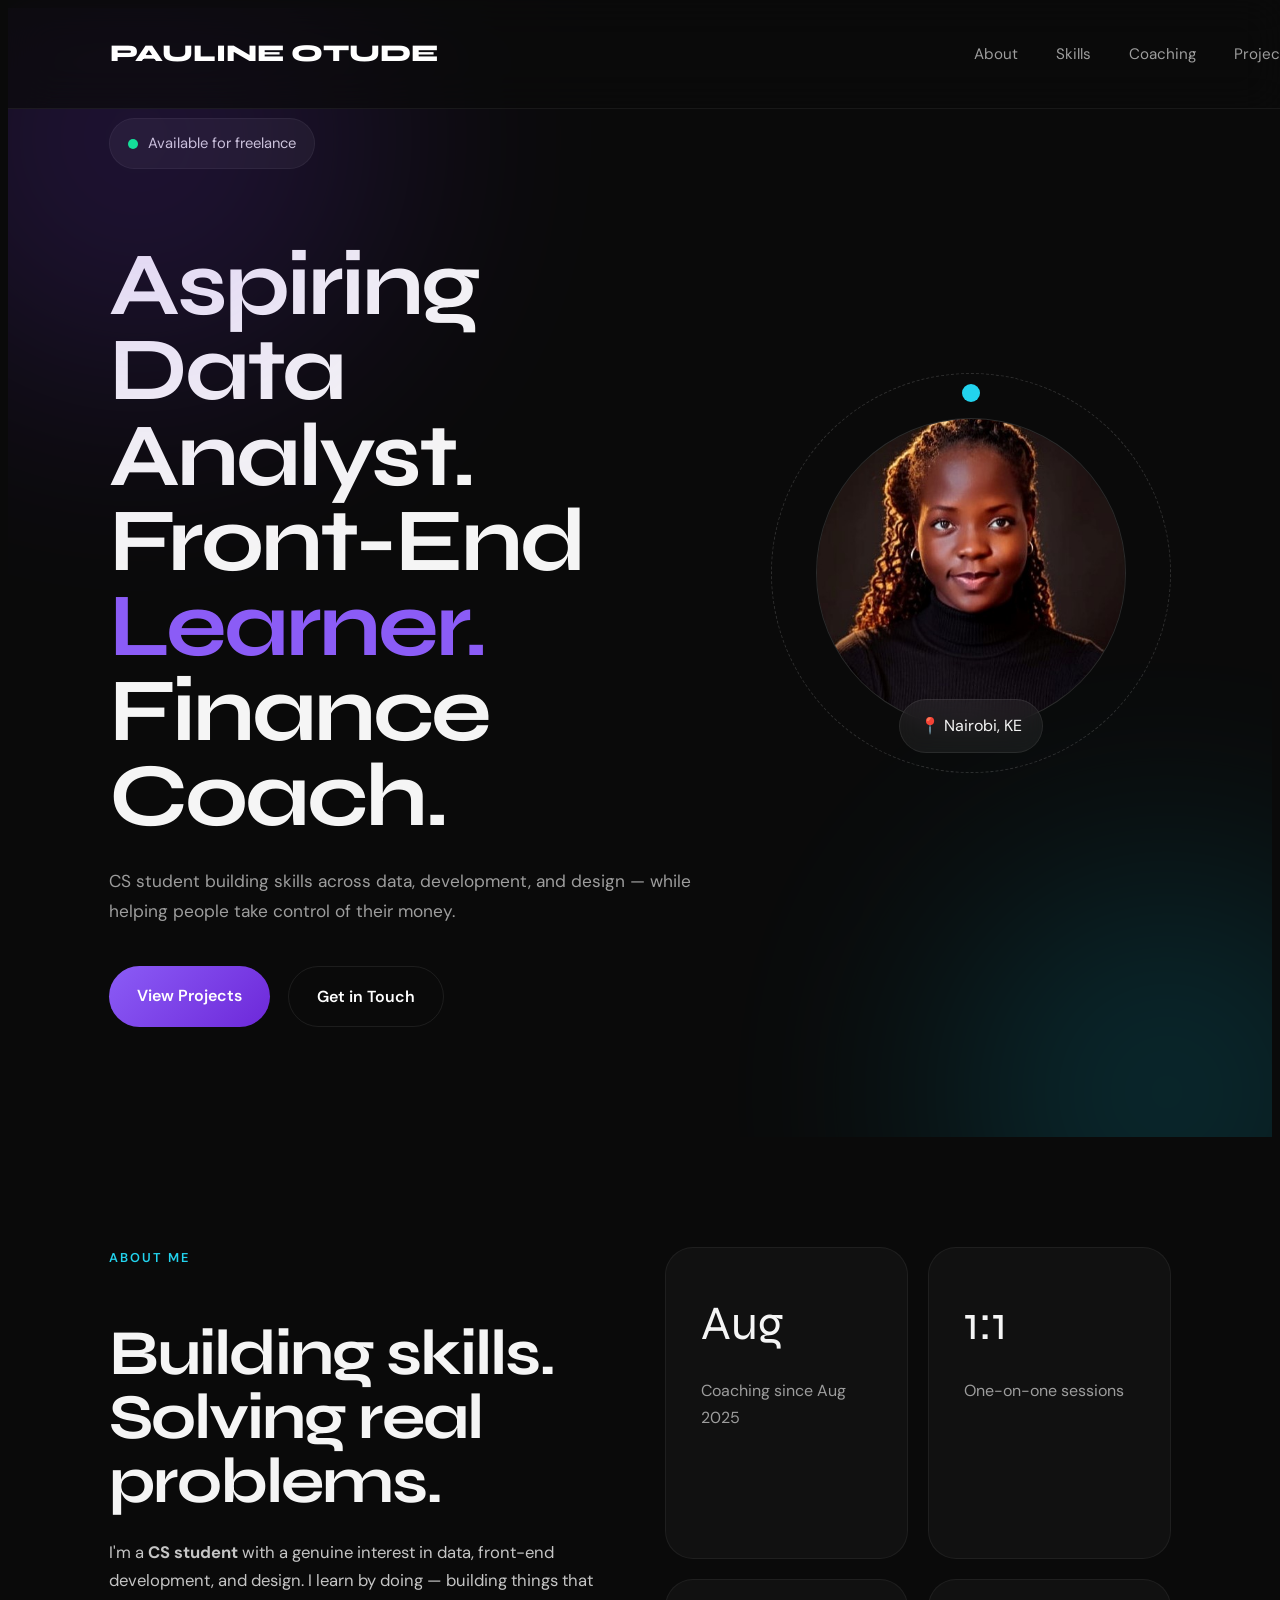
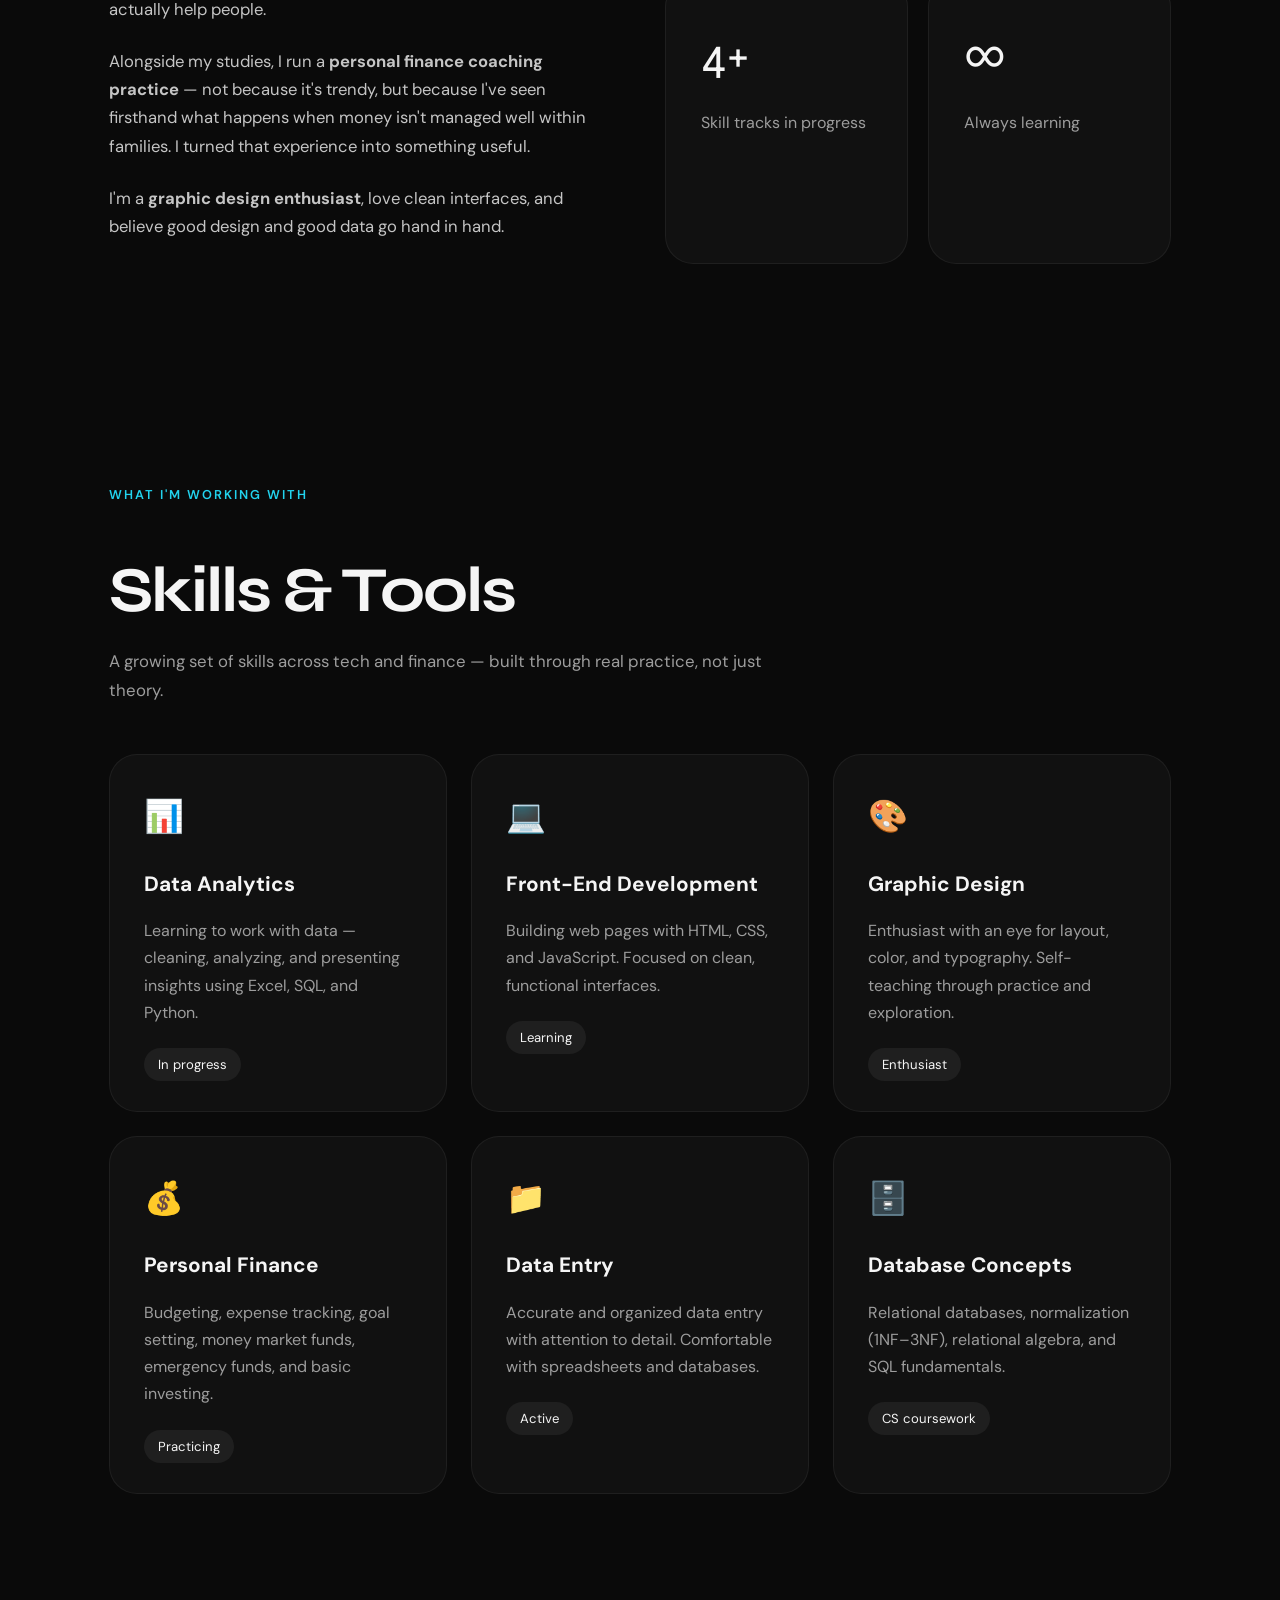
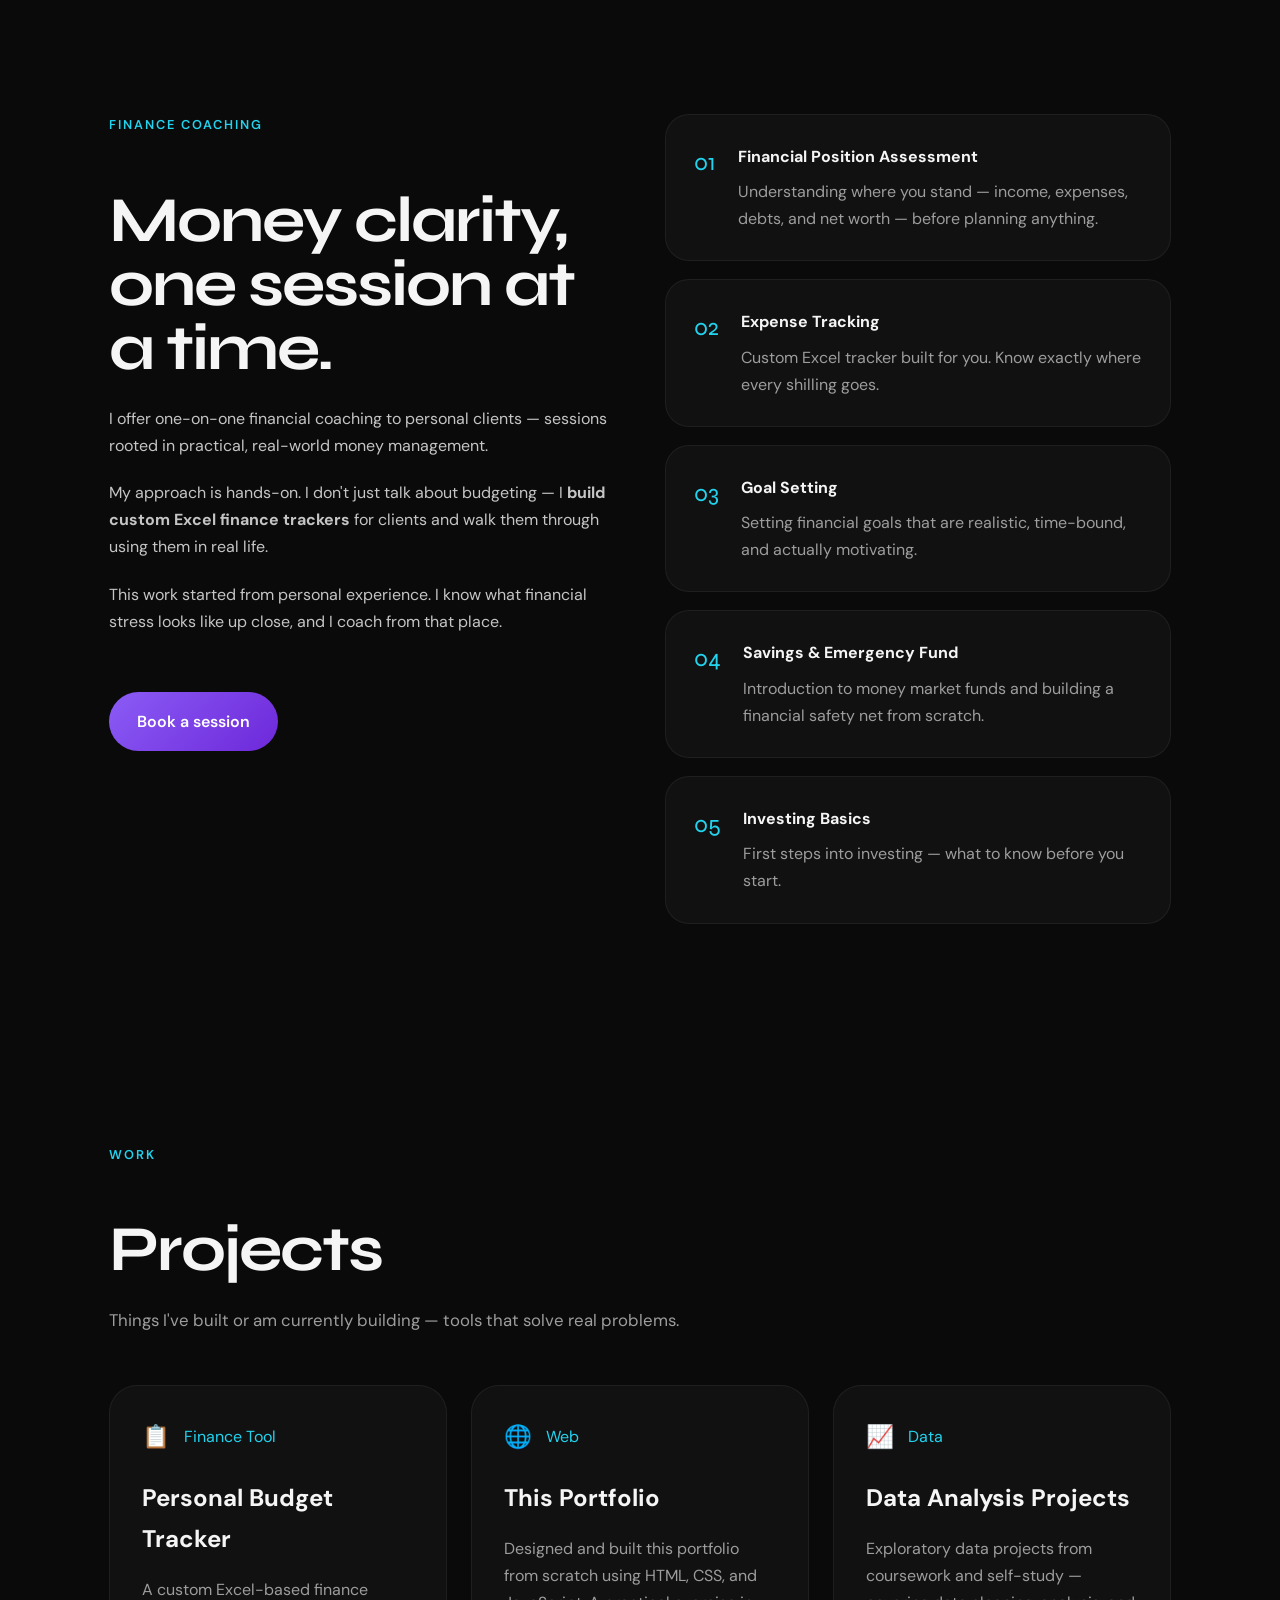
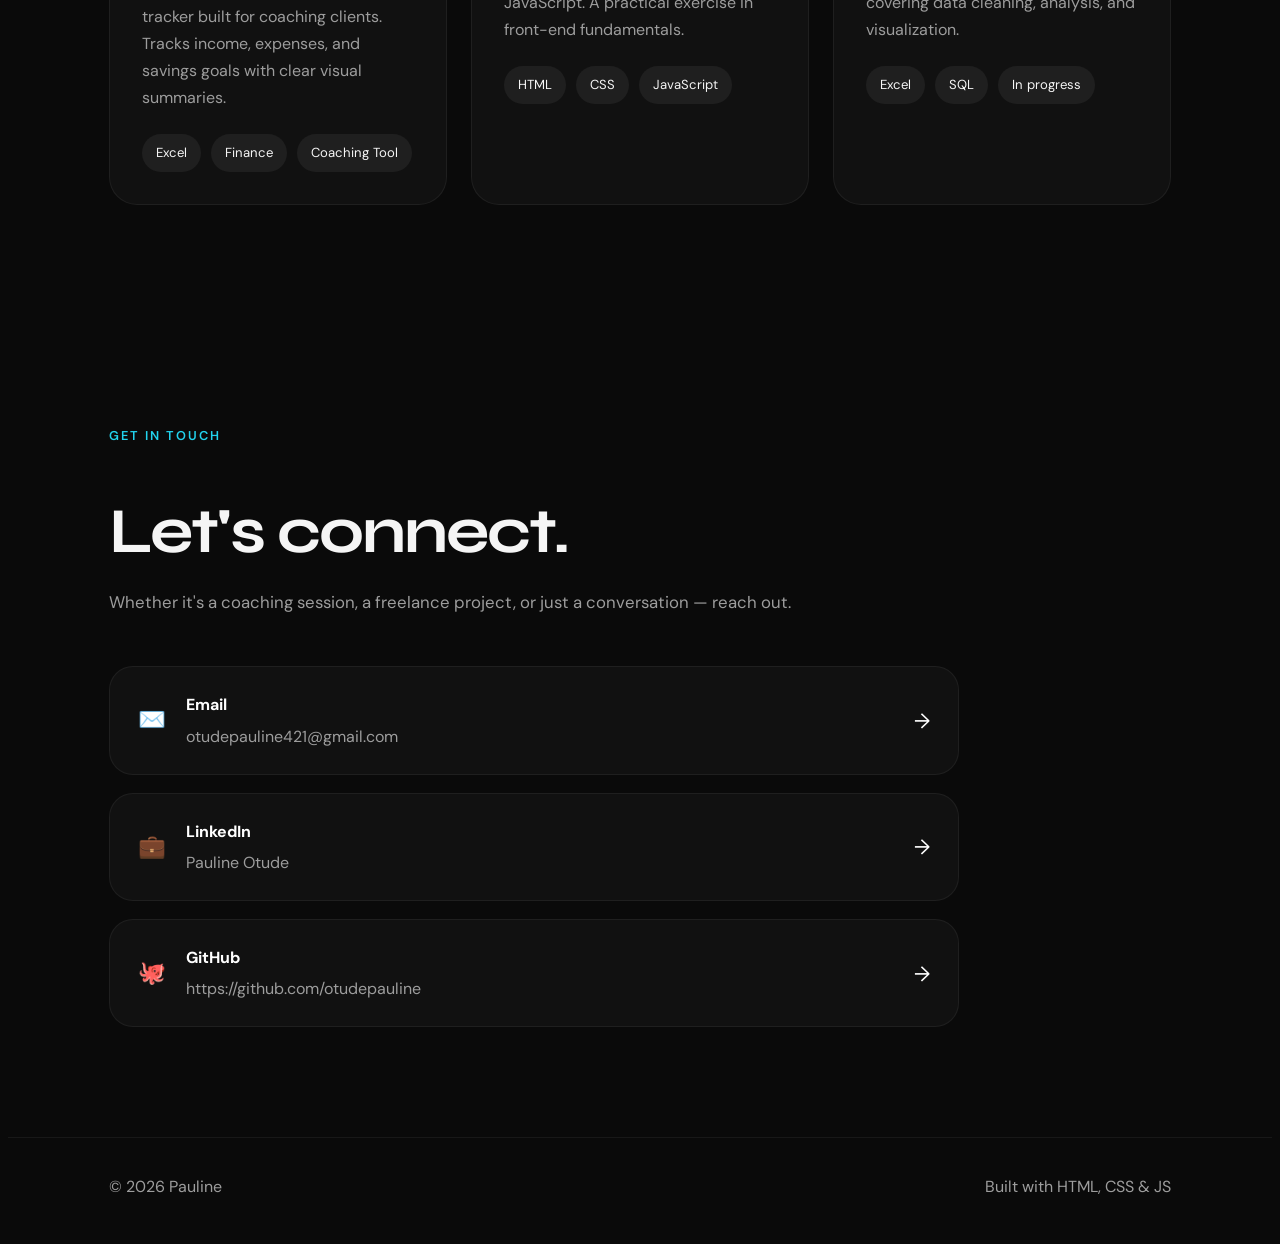
<file: index.html>
<!DOCTYPE html>
<html lang="en">
<head>
  <meta charset="UTF-8" />
  <meta name="viewport" content="width=device-width, initial-scale=1.0"/>
  <title>Pauline | Portfolio</title>
  <link href="https://fonts.googleapis.com/css2?family=Syne:wght@400;600;700;800&family=DM+Sans:wght@300;400;500&display=swap" rel="stylesheet"/>
  <link rel="stylesheet" href="styless.css"/>
</head>
<body>

<nav>
  <a href="#" class="nav-logo">PAULINE OTUDE</a>
  <ul class="nav-links">
    <li><a href="#about">About</a></li>
    <li><a href="#skills">Skills</a></li>
    <li><a href="#coaching">Coaching</a></li>
    <li><a href="#projects">Projects</a></li>
    <li><a href="#contact">Contact</a></li>
  </ul>
</nav>

<!-- HERO -->
<section class="hero">
  <div class="glow1"></div>
  <div class="glow2"></div>
  <div class="hero-inner">
    <div class="hero-content">
      <div class="hero-tag"><span class="dot"></span> Available for freelance</div>
      <h1>Aspiring Data Analyst.<br>Front-End <span class="ac">Learner.</span><br>Finance Coach.</h1>
      <p class="hero-desc">CS student building skills across data, development, and design — while helping people take control of their money.</p>
      <div class="hero-ctas">
        <a href="#projects" class="btn btn-p">View Projects</a>
        <a href="#contact" class="btn btn-g">Get in Touch</a>
      </div>
    </div>
    <div class="hero-visual">
      <div class="av-outer">
        <div class="av-ring"><div class="av-ring-dot"></div></div>
        <div class="av-circle">
  <img src="myprofile.jpeg" alt="Pauline" class="av-photo"/>
</div>
        <div class="av-badge">📍 Nairobi, KE</div>
      </div>
    </div>
  </div>
</section>

<!-- ABOUT -->
<section id="about">
  <div class="about-grid">
    <div>
      <div class="s-label">About me</div>
      <h2 class="s-title">Building skills.<br>Solving real problems.</h2>
      <div class="about-text">
        <p>I'm a <strong>CS student</strong> with a genuine interest in data, front-end development, and design. I learn by doing — building things that actually help people.</p>
        <p>Alongside my studies, I run a <strong>personal finance coaching practice</strong> — not because it's trendy, but because I've seen firsthand what happens when money isn't managed well within families. I turned that experience into something useful.</p>
        <p>I'm a <strong>graphic design enthusiast</strong>, love clean interfaces, and believe good design and good data go hand in hand.</p>
      </div>
    </div>
    <div class="about-stats">
      <div class="stat-card"><div class="stat-num">Aug</div><div class="stat-lbl">Coaching since Aug 2025</div></div>
      <div class="stat-card"><div class="stat-num">1:1</div><div class="stat-lbl">One-on-one sessions</div></div>
      <div class="stat-card"><div class="stat-num">4+</div><div class="stat-lbl">Skill tracks in progress</div></div>
      <div class="stat-card"><div class="stat-num">∞</div><div class="stat-lbl">Always learning</div></div>
    </div>
  </div>
</section>

<!-- SKILLS -->
<section id="skills">
  <div class="s-label">What I'm working with</div>
  <h2 class="s-title">Skills & Tools</h2>
  <p class="s-sub">A growing set of skills across tech and finance — built through real practice, not just theory.</p>
  <div class="skills-grid">
    <div class="skill-card">
      <div class="skill-icon">📊</div>
      <div class="skill-title">Data Analytics</div>
      <div class="skill-desc">Learning to work with data — cleaning, analyzing, and presenting insights using Excel, SQL, and Python.</div>
      <span class="skill-badge">In progress</span>
    </div>
    <div class="skill-card">
      <div class="skill-icon">💻</div>
      <div class="skill-title">Front-End Development</div>
      <div class="skill-desc">Building web pages with HTML, CSS, and JavaScript. Focused on clean, functional interfaces.</div>
      <span class="skill-badge">Learning</span>
    </div>
    <div class="skill-card">
      <div class="skill-icon">🎨</div>
      <div class="skill-title">Graphic Design</div>
      <div class="skill-desc">Enthusiast with an eye for layout, color, and typography. Self-teaching through practice and exploration.</div>
      <span class="skill-badge">Enthusiast</span>
    </div>
    <div class="skill-card">
      <div class="skill-icon">💰</div>
      <div class="skill-title">Personal Finance</div>
      <div class="skill-desc">Budgeting, expense tracking, goal setting, money market funds, emergency funds, and basic investing.</div>
      <span class="skill-badge">Practicing</span>
    </div>
    <div class="skill-card">
      <div class="skill-icon">📁</div>
      <div class="skill-title">Data Entry</div>
      <div class="skill-desc">Accurate and organized data entry with attention to detail. Comfortable with spreadsheets and databases.</div>
      <span class="skill-badge">Active</span>
    </div>
    <div class="skill-card">
      <div class="skill-icon">🗄️</div>
      <div class="skill-title">Database Concepts</div>
      <div class="skill-desc">Relational databases, normalization (1NF–3NF), relational algebra, and SQL fundamentals.</div>
      <span class="skill-badge">CS coursework</span>
    </div>
  </div>
</section>

<!-- COACHING -->
<section id="coaching">
  <div class="coaching-layout">
    <div class="coaching-intro">
      <div class="s-label">Finance Coaching</div>
      <h2 class="s-title">Money clarity, one session at a time.</h2>
      <p>I offer one-on-one financial coaching to personal clients — sessions rooted in practical, real-world money management.</p>
      <p>My approach is hands-on. I don't just talk about budgeting — I <strong>build custom Excel finance trackers</strong> for clients and walk them through using them in real life.</p>
      <p>This work started from personal experience. I know what financial stress looks like up close, and I coach from that place.</p>
      <br/>
      <a href="#contact" class="btn btn-p btn-sm">Book a session</a>
    </div>
    <div class="coaching-services">
      <div class="svc"><div class="svc-num">01</div><div><div class="svc-name">Financial Position Assessment</div><div class="svc-desc">Understanding where you stand — income, expenses, debts, and net worth — before planning anything.</div></div></div>
      <div class="svc"><div class="svc-num">02</div><div><div class="svc-name">Expense Tracking</div><div class="svc-desc">Custom Excel tracker built for you. Know exactly where every shilling goes.</div></div></div>
      <div class="svc"><div class="svc-num">03</div><div><div class="svc-name">Goal Setting</div><div class="svc-desc">Setting financial goals that are realistic, time-bound, and actually motivating.</div></div></div>
      <div class="svc"><div class="svc-num">04</div><div><div class="svc-name">Savings & Emergency Fund</div><div class="svc-desc">Introduction to money market funds and building a financial safety net from scratch.</div></div></div>
      <div class="svc"><div class="svc-num">05</div><div><div class="svc-name">Investing Basics</div><div class="svc-desc">First steps into investing — what to know before you start.</div></div></div>
    </div>
  </div>
</section>

<!-- PROJECTS -->
<section id="projects">
  <div class="s-label">Work</div>
  <h2 class="s-title">Projects</h2>
  <p class="s-sub">Things I've built or am currently building — tools that solve real problems.</p>
  <div class="projects-grid">
    <div class="proj-card">
      <div class="proj-top"><div class="proj-icon">📋</div><span class="proj-type">Finance Tool</span></div>
      <div class="proj-title">Personal Budget Tracker</div>
      <div class="proj-desc">A custom Excel-based finance tracker built for coaching clients. Tracks income, expenses, and savings goals with clear visual summaries.</div>
      <div class="proj-tags"><span class="tag">Excel</span><span class="tag">Finance</span><span class="tag">Coaching Tool</span></div>
    </div>
    <div class="proj-card">
      <div class="proj-top"><div class="proj-icon">🌐</div><span class="proj-type">Web</span></div>
      <div class="proj-title">This Portfolio</div>
      <div class="proj-desc">Designed and built this portfolio from scratch using HTML, CSS, and JavaScript. A practical exercise in front-end fundamentals.</div>
      <div class="proj-tags"><span class="tag">HTML</span><span class="tag">CSS</span><span class="tag">JavaScript</span></div>
    </div>
    <div class="proj-card">
      <div class="proj-top"><div class="proj-icon">📈</div><span class="proj-type">Data</span></div>
      <div class="proj-title">Data Analysis Projects</div>
      <div class="proj-desc">Exploratory data projects from coursework and self-study — covering data cleaning, analysis, and visualization.</div>
      <div class="proj-tags"><span class="tag">Excel</span><span class="tag">SQL</span><span class="tag">In progress</span></div>
    </div>
  </div>
</section>

<!-- CONTACT -->
<section id="contact">
  <div class="contact-inner">
    <div class="s-label">Get in touch</div>
    <h2 class="s-title">Let's connect.</h2>
    <p class="s-sub">Whether it's a coaching session, a freelance project, or just a conversation — reach out.</p>
    <div class="contact-links">
      <a href="mailto:otudepauline421@gmail.com" class="c-item">
        <div class="c-icon">✉️</div>
        <div class="c-detail"><div class="c-lbl">Email</div><div class="c-val">otudepauline421@gmail.com</div></div>
        <div class="c-arr">→</div>
      </a>
      <a href="https://www.linkedin.com/in/pauline-otude-428666408/" target="_blank" class="c-item">
        <div class="c-icon">💼</div>
        <div class="c-detail"><div class="c-lbl">LinkedIn</div><div class="c-val">Pauline Otude</div></div>
        <div class="c-arr">→</div>
      </a>
      <a href="https://github.com/otudepauline" target="_blank" class="c-item">
        <div class="c-icon">🐙</div>
        <div class="c-detail"><div class="c-lbl">GitHub</div><div class="c-val">https://github.com/otudepauline</div></div>
        <div class="c-arr">→</div>
      </a>
    </div>
  </div>
</section>

<footer>
  <span>© 2026 Pauline</span>
  <span>Built with HTML, CSS & JS</span>
</footer>

<script src="script.js"></script>
</body>
</html>
</file>
<file: styless.css>
<<<<<<< HEAD
/* =========================
   RESET
========================= */

*{
  margin:0;
  padding:0;
  box-sizing:border-box;
}

html{
  scroll-behavior:smooth;
}

body{
  background:#0a0a0a;
  color:#f5f5f5;
  font-family:'DM Sans', sans-serif;
  overflow-x:hidden;
  line-height:1.7;
}

/* =========================
   VARIABLES
========================= */

:root{
  --bg:#0a0a0a;
  --card:#111111;
  --card2:#161616;
  --soft:#1d1d1d;
  --border:rgba(255,255,255,0.06);

  --text:#f5f5f5;
  --muted:#9d9d9d;

  --accent:#8b5cf6;
  --accent2:#22d3ee;

  --radius:28px;
}

/* =========================
   GLOBAL
========================= */

section{
  padding:110px 8%;
}

.s-label{
  color:var(--accent2);
  text-transform:uppercase;
  letter-spacing:2px;
  font-size:0.8rem;
  margin-bottom:18px;
  font-weight:600;
}

.s-title{
  font-family:'Syne', sans-serif;
  font-size:clamp(2.5rem,5vw,4.5rem);
  line-height:1;
  margin-bottom:24px;
  letter-spacing:-2px;
}

.s-sub{
  max-width:700px;
  color:var(--muted);
  margin-bottom:50px;
  font-size:1.05rem;
}

/* =========================
   NAVBAR
========================= */

nav{
  width:100%;
  padding:24px 8%;
  display:flex;
  justify-content:space-between;
  align-items:center;

  position:fixed;
  top:0;
  z-index:999;

  backdrop-filter:blur(20px);
  background:rgba(10,10,10,0.7);
  border-bottom:1px solid var(--border);
}

.nav-logo{
  font-family:'Syne', sans-serif;
  font-size:1.5rem;
  font-weight:800;
  color:white;
  text-decoration:none;
}

.nav-links{
  display:flex;
  gap:38px;
  list-style:none;
}

.nav-links a{
  color:var(--muted);
  text-decoration:none;
  transition:0.3s;
  font-size:0.95rem;
}

.nav-links a:hover{
  color:white;
}

/* =========================
   HERO
========================= */

.hero{
  min-height:100vh;
  position:relative;
  overflow:hidden;

  display:flex;
  align-items:center;
}

.hero-inner{
  width:100%;
  display:grid;
  grid-template-columns:1.2fr 0.8fr;
  gap:60px;
  align-items:center;
}

.hero-tag{
  width:fit-content;
  padding:12px 18px;
  border-radius:999px;

  background:rgba(255,255,255,0.05);
  border:1px solid rgba(255,255,255,0.06);

  display:flex;
  align-items:center;
  gap:10px;

  margin-bottom:28px;
  color:#d8d8d8;
  font-size:0.92rem;
}

.dot{
  width:10px;
  height:10px;
  background:#00ff88;
  border-radius:50%;
}

.hero h1{
  font-family:'Syne', sans-serif;
  font-size:clamp(3rem,7vw,6.5rem);
  line-height:0.95;
  letter-spacing:-3px;
  margin-bottom:28px;
}

.ac{
  color:var(--accent);
}

.hero-desc{
  max-width:650px;
  color:var(--muted);
  font-size:1.08rem;
  margin-bottom:40px;
}

/* =========================
   BUTTONS
========================= */

.hero-ctas{
  display:flex;
  gap:18px;
  flex-wrap:wrap;
}

.btn{
  padding:16px 28px;
  border-radius:999px;
  text-decoration:none;
  transition:0.35s;
  font-weight:600;
}

.btn-p{
  background:linear-gradient(135deg,var(--accent),#6d28d9);
  color:white;
}

.btn-g{
  background:transparent;
  border:1px solid rgba(255,255,255,0.08);
  color:white;
}

.btn:hover{
  transform:translateY(-4px);
}

.btn-sm{
  display:inline-block;
  margin-top:10px;
}

/* =========================
   GLOW EFFECTS
========================= */

.glow1,
.glow2{
  position:absolute;
  border-radius:50%;
  filter:blur(120px);
  opacity:0.18;
}

.glow1{
  width:500px;
  height:500px;
  background:#7c3aed;

  top:-120px;
  left:-120px;
}

.glow2{
  width:450px;
  height:450px;
  background:#06b6d4;

  bottom:-180px;
  right:-120px;
}

/* =========================
   HERO IMAGE
========================= */

.hero-visual{
  display:flex;
  justify-content:center;
}

.av-outer{
  position:relative;
  width:400px;
  height:400px;
}

.av-ring{
  position:absolute;
  inset:0;
  border:1px dashed rgba(255,255,255,0.15);
  border-radius:50%;

  animation:spin 18s linear infinite;
}

.av-ring-dot{
  width:18px;
  height:18px;
  background:var(--accent2);
  border-radius:50%;

  position:absolute;
  top:10px;
  left:50%;
  transform:translateX(-50%);
}

@keyframes spin{
  from{
    transform:rotate(0deg);
  }
  to{
    transform:rotate(360deg);
  }
}

.av-circle{
  position:absolute;
  inset:45px;

  border-radius:50%;
  overflow:hidden;

  background:#1a1a1a;
  border:1px solid rgba(255,255,255,0.08);
}

.av-photo{
  width:100%;
  height:100%;
  object-fit:cover;
}

.av-badge{
  position:absolute;
  bottom:20px;
  left:50%;
  transform:translateX(-50%);

  background:rgba(255,255,255,0.06);
  border:1px solid rgba(255,255,255,0.08);

  padding:12px 20px;
  border-radius:999px;

  backdrop-filter:blur(10px);
}

/* =========================
   ABOUT
========================= */

.about-grid{
  display:grid;
  grid-template-columns:1fr 1fr;
  gap:50px;
}

.about-text p{
  margin-bottom:24px;
  color:#c5c5c5;
  font-size:1.04rem;
}

.about-stats{
  display:grid;
  grid-template-columns:repeat(2,1fr);
  gap:20px;
}

.stat-card{
  background:var(--card);
  border:1px solid var(--border);

  padding:35px;
  border-radius:var(--radius);

  transition:0.3s;
}

.stat-card:hover{
  transform:translateY(-5px);
}

.stat-num{
  font-family:'Syne', sans-serif;
  font-size:3rem;
  margin-bottom:12px;
}

.stat-lbl{
  color:var(--muted);
}

/* =========================
   SKILLS
========================= */

.skills-grid{
  display:grid;
  grid-template-columns:repeat(3,1fr);
  gap:24px;
}

.skill-card{
  background:var(--card);
  border:1px solid var(--border);

  padding:34px;
  border-radius:var(--radius);

  transition:0.35s;
}

.skill-card:hover{
  transform:translateY(-7px);
  background:#151515;
}

.skill-icon{
  font-size:2rem;
  margin-bottom:22px;
}

.skill-title{
  font-size:1.3rem;
  font-weight:700;
  margin-bottom:16px;
}

.skill-desc{
  color:var(--muted);
  margin-bottom:24px;
}

.skill-badge{
  background:rgba(255,255,255,0.06);
  padding:8px 14px;
  border-radius:999px;
  font-size:0.82rem;
}

/* =========================
   COACHING
========================= */

.coaching-layout{
  display:grid;
  grid-template-columns:1fr 1fr;
  gap:50px;
}

.coaching-intro p{
  color:#c5c5c5;
  margin-bottom:20px;
}

.coaching-services{
  display:flex;
  flex-direction:column;
  gap:18px;
}

.svc{
  display:flex;
  gap:22px;

  background:var(--card);
  border:1px solid var(--border);

  padding:28px;
  border-radius:24px;

  transition:0.3s;
}

.svc:hover{
  transform:translateX(6px);
}

.svc-num{
  font-family:'Syne', sans-serif;
  font-size:1.5rem;
  color:var(--accent2);
}

.svc-name{
  font-weight:700;
  margin-bottom:8px;
}

.svc-desc{
  color:var(--muted);
}

/* =========================
   PROJECTS
========================= */

.projects-grid{
  display:grid;
  grid-template-columns:repeat(3,1fr);
  gap:24px;
}

.proj-card{
  background:var(--card);
  border:1px solid var(--border);

  padding:32px;
  border-radius:var(--radius);

  transition:0.35s;
}

.proj-card:hover{
  transform:translateY(-7px);
}

.proj-top{
  display:flex;
  align-items:center;
  gap:14px;
  margin-bottom:22px;
}

.proj-icon{
  font-size:1.4rem;
}

.proj-type{
  color:var(--accent2);
}

.proj-title{
  font-size:1.5rem;
  font-weight:700;
  margin-bottom:16px;
}

.proj-desc{
  color:var(--muted);
  margin-bottom:22px;
}

.proj-tags{
  display:flex;
  gap:10px;
  flex-wrap:wrap;
}

.tag{
  background:rgba(255,255,255,0.06);
  padding:8px 14px;
  border-radius:999px;
  font-size:0.82rem;
}

/* =========================
   CONTACT
========================= */

.contact-inner{
  max-width:850px;
}

.contact-links{
  display:flex;
  flex-direction:column;
  gap:18px;
  margin-top:40px;
}

.c-item{
  display:flex;
  justify-content:space-between;
  align-items:center;

  text-decoration:none;
  color:white;

  background:var(--card);
  border:1px solid var(--border);

  padding:24px 28px;
  border-radius:24px;

  transition:0.35s;
}

.c-item:hover{
  transform:translateX(8px);
}

.c-icon{
  font-size:1.4rem;
}

.c-detail{
  flex:1;
  margin-left:20px;
}

.c-lbl{
  font-weight:700;
  margin-bottom:4px;
}

.c-val{
  color:var(--muted);
}

.c-arr{
  font-size:1.3rem;
}

/* =========================
   FOOTER
========================= */

footer{
  padding:35px 8%;
  display:flex;
  justify-content:space-between;

  border-top:1px solid var(--border);
  color:var(--muted);
}

/* =========================
   RESPONSIVE
========================= */

@media(max-width:1100px){

  .hero-inner,
  .about-grid,
  .coaching-layout{
    grid-template-columns:1fr;
  }

  .skills-grid,
  .projects-grid{
    grid-template-columns:1fr 1fr;
  }

  .hero-visual{
    margin-top:40px;
  }
}

@media(max-width:768px){

  nav{
    padding:20px 6%;
  }

  .nav-links{
    display:none;
  }

  section{
    padding:90px 6%;
  }

  .skills-grid,
  .projects-grid,
  .about-stats{
    grid-template-columns:1fr;
  }

  .hero h1{
    letter-spacing:-1px;
  }

  .av-outer{
    width:300px;
    height:300px;
  }

  footer{
    flex-direction:column;
    gap:10px;
    text-align:center;
  }
=======
/* =========================
   RESET
========================= */

*{
  margin:0;
  padding:0;
  box-sizing:border-box;
}

html{
  scroll-behavior:smooth;
}

body{
  background:#0a0a0a;
  color:#f5f5f5;
  font-family:'DM Sans', sans-serif;
  overflow-x:hidden;
  line-height:1.7;
}

/* =========================
   VARIABLES
========================= */

:root{
  --bg:#0a0a0a;
  --card:#111111;
  --card2:#161616;
  --soft:#1d1d1d;
  --border:rgba(255,255,255,0.06);

  --text:#f5f5f5;
  --muted:#9d9d9d;

  --accent:#8b5cf6;
  --accent2:#22d3ee;

  --radius:28px;
}

/* =========================
   GLOBAL
========================= */

section{
  padding:110px 8%;
}

.s-label{
  color:var(--accent2);
  text-transform:uppercase;
  letter-spacing:2px;
  font-size:0.8rem;
  margin-bottom:18px;
  font-weight:600;
}

.s-title{
  font-family:'Syne', sans-serif;
  font-size:clamp(2.5rem,5vw,4.5rem);
  line-height:1;
  margin-bottom:24px;
  letter-spacing:-2px;
}

.s-sub{
  max-width:700px;
  color:var(--muted);
  margin-bottom:50px;
  font-size:1.05rem;
}

/* =========================
   NAVBAR
========================= */

nav{
  width:100%;
  padding:24px 8%;
  display:flex;
  justify-content:space-between;
  align-items:center;

  position:fixed;
  top:0;
  z-index:999;

  backdrop-filter:blur(20px);
  background:rgba(10,10,10,0.7);
  border-bottom:1px solid var(--border);
}

.nav-logo{
  font-family:'Syne', sans-serif;
  font-size:1.5rem;
  font-weight:800;
  color:white;
  text-decoration:none;
}

.nav-links{
  display:flex;
  gap:38px;
  list-style:none;
}

.nav-links a{
  color:var(--muted);
  text-decoration:none;
  transition:0.3s;
  font-size:0.95rem;
}

.nav-links a:hover{
  color:white;
}

/* =========================
   HERO
========================= */

.hero{
  min-height:100vh;
  position:relative;
  overflow:hidden;

  display:flex;
  align-items:center;
}

.hero-inner{
  width:100%;
  display:grid;
  grid-template-columns:1.2fr 0.8fr;
  gap:60px;
  align-items:center;
}

.hero-tag{
  width:fit-content;
  padding:12px 18px;
  border-radius:999px;

  background:rgba(255,255,255,0.05);
  border:1px solid rgba(255,255,255,0.06);

  display:flex;
  align-items:center;
  gap:10px;

  margin-bottom:28px;
  color:#d8d8d8;
  font-size:0.92rem;
}

.dot{
  width:10px;
  height:10px;
  background:#00ff88;
  border-radius:50%;
}

.hero h1{
  font-family:'Syne', sans-serif;
  font-size:clamp(3rem,7vw,6.5rem);
  line-height:0.95;
  letter-spacing:-3px;
  margin-bottom:28px;
}

.ac{
  color:var(--accent);
}

.hero-desc{
  max-width:650px;
  color:var(--muted);
  font-size:1.08rem;
  margin-bottom:40px;
}

/* =========================
   BUTTONS
========================= */

.hero-ctas{
  display:flex;
  gap:18px;
  flex-wrap:wrap;
}

.btn{
  padding:16px 28px;
  border-radius:999px;
  text-decoration:none;
  transition:0.35s;
  font-weight:600;
}

.btn-p{
  background:linear-gradient(135deg,var(--accent),#6d28d9);
  color:white;
}

.btn-g{
  background:transparent;
  border:1px solid rgba(255,255,255,0.08);
  color:white;
}

.btn:hover{
  transform:translateY(-4px);
}

.btn-sm{
  display:inline-block;
  margin-top:10px;
}

/* =========================
   GLOW EFFECTS
========================= */

.glow1,
.glow2{
  position:absolute;
  border-radius:50%;
  filter:blur(120px);
  opacity:0.18;
}

.glow1{
  width:500px;
  height:500px;
  background:#7c3aed;

  top:-120px;
  left:-120px;
}

.glow2{
  width:450px;
  height:450px;
  background:#06b6d4;

  bottom:-180px;
  right:-120px;
}

/* =========================
   HERO IMAGE
========================= */

.hero-visual{
  display:flex;
  justify-content:center;
}

.av-outer{
  position:relative;
  width:400px;
  height:400px;
}

.av-ring{
  position:absolute;
  inset:0;
  border:1px dashed rgba(255,255,255,0.15);
  border-radius:50%;

  animation:spin 18s linear infinite;
}

.av-ring-dot{
  width:18px;
  height:18px;
  background:var(--accent2);
  border-radius:50%;

  position:absolute;
  top:10px;
  left:50%;
  transform:translateX(-50%);
}

@keyframes spin{
  from{
    transform:rotate(0deg);
  }
  to{
    transform:rotate(360deg);
  }
}

.av-circle{
  position:absolute;
  inset:45px;

  border-radius:50%;
  overflow:hidden;

  background:#1a1a1a;
  border:1px solid rgba(255,255,255,0.08);
}

.av-photo{
  width:100%;
  height:100%;
  object-fit:cover;
}

.av-badge{
  position:absolute;
  bottom:20px;
  left:50%;
  transform:translateX(-50%);

  background:rgba(255,255,255,0.06);
  border:1px solid rgba(255,255,255,0.08);

  padding:12px 20px;
  border-radius:999px;

  backdrop-filter:blur(10px);
}

/* =========================
   ABOUT
========================= */

.about-grid{
  display:grid;
  grid-template-columns:1fr 1fr;
  gap:50px;
}

.about-text p{
  margin-bottom:24px;
  color:#c5c5c5;
  font-size:1.04rem;
}

.about-stats{
  display:grid;
  grid-template-columns:repeat(2,1fr);
  gap:20px;
}

.stat-card{
  background:var(--card);
  border:1px solid var(--border);

  padding:35px;
  border-radius:var(--radius);

  transition:0.3s;
}

.stat-card:hover{
  transform:translateY(-5px);
}

.stat-num{
  font-family:'Syne', sans-serif;
  font-size:3rem;
  margin-bottom:12px;
}

.stat-lbl{
  color:var(--muted);
}

/* =========================
   SKILLS
========================= */

.skills-grid{
  display:grid;
  grid-template-columns:repeat(3,1fr);
  gap:24px;
}

.skill-card{
  background:var(--card);
  border:1px solid var(--border);

  padding:34px;
  border-radius:var(--radius);

  transition:0.35s;
}

.skill-card:hover{
  transform:translateY(-7px);
  background:#151515;
}

.skill-icon{
  font-size:2rem;
  margin-bottom:22px;
}

.skill-title{
  font-size:1.3rem;
  font-weight:700;
  margin-bottom:16px;
}

.skill-desc{
  color:var(--muted);
  margin-bottom:24px;
}

.skill-badge{
  background:rgba(255,255,255,0.06);
  padding:8px 14px;
  border-radius:999px;
  font-size:0.82rem;
}

/* =========================
   COACHING
========================= */

.coaching-layout{
  display:grid;
  grid-template-columns:1fr 1fr;
  gap:50px;
}

.coaching-intro p{
  color:#c5c5c5;
  margin-bottom:20px;
}

.coaching-services{
  display:flex;
  flex-direction:column;
  gap:18px;
}

.svc{
  display:flex;
  gap:22px;

  background:var(--card);
  border:1px solid var(--border);

  padding:28px;
  border-radius:24px;

  transition:0.3s;
}

.svc:hover{
  transform:translateX(6px);
}

.svc-num{
  font-family:'Syne', sans-serif;
  font-size:1.5rem;
  color:var(--accent2);
}

.svc-name{
  font-weight:700;
  margin-bottom:8px;
}

.svc-desc{
  color:var(--muted);
}

/* =========================
   PROJECTS
========================= */

.projects-grid{
  display:grid;
  grid-template-columns:repeat(3,1fr);
  gap:24px;
}

.proj-card{
  background:var(--card);
  border:1px solid var(--border);

  padding:32px;
  border-radius:var(--radius);

  transition:0.35s;
}

.proj-card:hover{
  transform:translateY(-7px);
}

.proj-top{
  display:flex;
  align-items:center;
  gap:14px;
  margin-bottom:22px;
}

.proj-icon{
  font-size:1.4rem;
}

.proj-type{
  color:var(--accent2);
}

.proj-title{
  font-size:1.5rem;
  font-weight:700;
  margin-bottom:16px;
}

.proj-desc{
  color:var(--muted);
  margin-bottom:22px;
}

.proj-tags{
  display:flex;
  gap:10px;
  flex-wrap:wrap;
}

.tag{
  background:rgba(255,255,255,0.06);
  padding:8px 14px;
  border-radius:999px;
  font-size:0.82rem;
}

/* =========================
   CONTACT
========================= */

.contact-inner{
  max-width:850px;
}

.contact-links{
  display:flex;
  flex-direction:column;
  gap:18px;
  margin-top:40px;
}

.c-item{
  display:flex;
  justify-content:space-between;
  align-items:center;

  text-decoration:none;
  color:white;

  background:var(--card);
  border:1px solid var(--border);

  padding:24px 28px;
  border-radius:24px;

  transition:0.35s;
}

.c-item:hover{
  transform:translateX(8px);
}

.c-icon{
  font-size:1.4rem;
}

.c-detail{
  flex:1;
  margin-left:20px;
}

.c-lbl{
  font-weight:700;
  margin-bottom:4px;
}

.c-val{
  color:var(--muted);
}

.c-arr{
  font-size:1.3rem;
}

/* =========================
   FOOTER
========================= */

footer{
  padding:35px 8%;
  display:flex;
  justify-content:space-between;

  border-top:1px solid var(--border);
  color:var(--muted);
}

/* =========================
   RESPONSIVE
========================= */

@media(max-width:1100px){

  .hero-inner,
  .about-grid,
  .coaching-layout{
    grid-template-columns:1fr;
  }

  .skills-grid,
  .projects-grid{
    grid-template-columns:1fr 1fr;
  }

  .hero-visual{
    margin-top:40px;
  }
}

@media(max-width:768px){

  nav{
    padding:20px 6%;
  }

  .nav-links{
    display:none;
  }

  section{
    padding:90px 6%;
  }

  .skills-grid,
  .projects-grid,
  .about-stats{
    grid-template-columns:1fr;
  }

  .hero h1{
    letter-spacing:-1px;
  }

  .av-outer{
    width:300px;
    height:300px;
  }

  footer{
    flex-direction:column;
    gap:10px;
    text-align:center;
  }
>>>>>>> 0ce7dd3ba18a0aff8debcd51bebb4bf975df08ab
}
</file>
